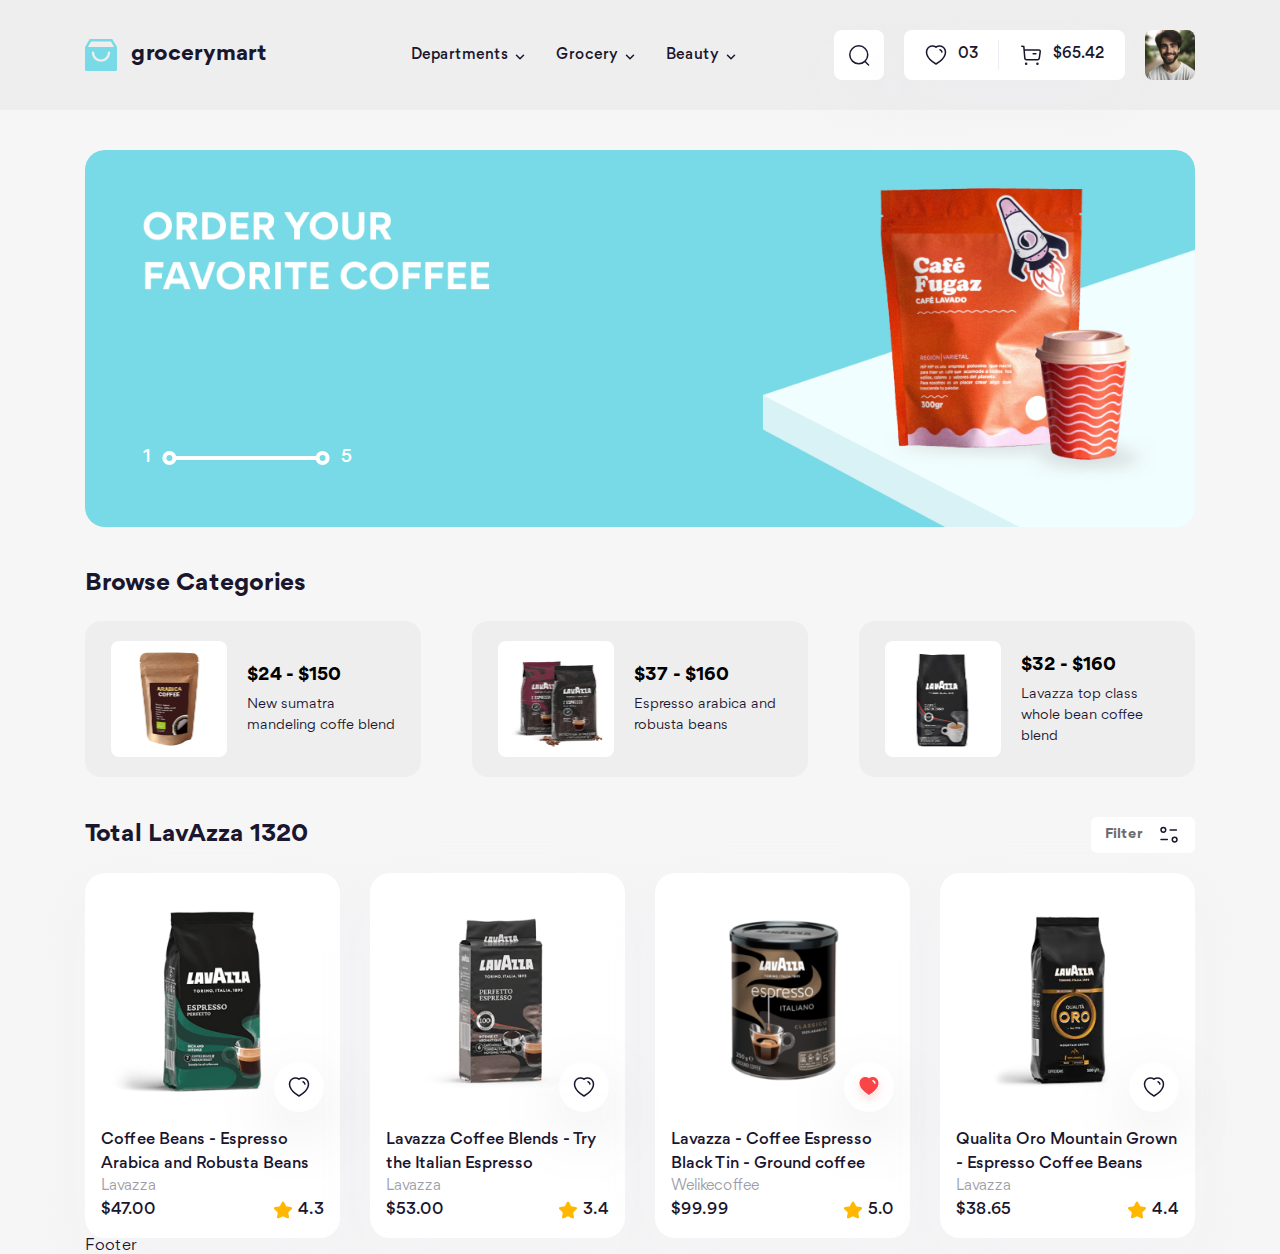
<file: index.html>
<!DOCTYPE html>
<html lang="en">
    <head>
        <meta charset="UTF-8" />
        <meta name="viewport" content="width=device-width, initial-scale=1.0" />
        <title>Grocery Mart</title>

        <!-- Favicon -->
        <link rel="apple-touch-icon" sizes="76x76" href="./assets/favicon/apple-touch-icon.png" />
        <link rel="icon" type="image/png" sizes="32x32" href="./assets/favicon/favicon-32x32.png" />
        <link rel="icon" type="image/png" sizes="16x16" href="./assets/favicon/favicon-16x16.png" />
        <link rel="manifest" href="./assets/favicon/site.webmanifest" />
        <link rel="mask-icon" href="/safari-pinned-tab.svg" color="#5bbad5" />
        <meta name="msapplication-TileColor" content="#da532c" />
        <meta name="theme-color" content="#ffffff" />

        <!-- Fonts -->
        <link rel="stylesheet" href="./assets/fonts/stylesheet.css" />

        <!-- Styles -->
        <link rel="stylesheet" href="./assets/css/main.css" />

        <!-- Scripts -->
        <script src="./assets/js/scripts.js"></script>
    </head>
    <body>
        <!-- Header -->
        <header id="header" class="header"></header>
        <script>
            load("#header", "./templates/header.html");
        </script>

        <div class="container home">
            <!-- Slideshow -->
            <div class="home__container">
                <div class="slideshow">
                    <div class="slideshow__inner">
                        <div class="slideshow__item">
                            <a href="#!" class="slideshow__link">
                                <picture>
                                    <source
                                        media="(max-width: 767.98px)"
                                        srcset="./assets/img/slideshow/item-1-md.png"
                                    />
                                    <img src="./assets/img/slideshow/item-1.png" alt="" class="slideshow__img" />
                                </picture>
                            </a>
                        </div>
                    </div>

                    <div class="slideshow__page">
                        <span class="slideshow__num">1</span>
                        <span class="slideshow__slider"></span>
                        <span class="slideshow__num">5</span>
                    </div>
                </div>
            </div>

            <!-- Browse Categories -->
            <section class="home__container">
                <div class="home__row">
                    <h2 class="home__heading">Browse Categories</h2>
                </div>
                <div class="home__cate row row-cols-3 row-cols-md-1">
                    <!-- Category item 1 -->
                    <div class="col">
                        <a href="#!">
                            <article class="cate-item">
                                <img src="./assets/img/category-item/item-1.png" alt="" class="cate-item__thumb" />
                                <div class="cate-item__info">
                                    <h3 class="cate-item__title">$24 - $150</h3>
                                    <p class="cate-item__desc">New sumatra mandeling coffe blend</p>
                                </div>
                            </article>
                        </a>
                    </div>

                    <!-- Category item 2 -->
                    <div class="col">
                        <a href="#!">
                            <article class="cate-item">
                                <img src="./assets/img/category-item/item-2.png" alt="" class="cate-item__thumb" />
                                <div class="cate-item__info">
                                    <h3 class="cate-item__title">$37 - $160</h3>
                                    <p class="cate-item__desc">Espresso arabica and robusta beans</p>
                                </div>
                            </article>
                        </a>
                    </div>

                    <!-- Category item 3 -->
                    <div class="col">
                        <a href="#!">
                            <article class="cate-item">
                                <img src="./assets/img/category-item/item-3.png" alt="" class="cate-item__thumb" />
                                <div class="cate-item__info">
                                    <h3 class="cate-item__title">$32 - $160</h3>
                                    <p class="cate-item__desc">Lavazza top class whole bean coffee blend</p>
                                </div>
                            </article>
                        </a>
                    </div>
                </div>
            </section>

            <!-- Browse products -->
            <section class="home__container">
                <div class="home__row">
                    <h2 class="home__heading">Total LavAzza 1320</h2>
                    <div class="filter-wrap">
                        <button class="filter-btn js-toggle" toggle-target="#home-filter">
                            Filter
                            <img src="./assets/icons/filter.svg" alt="" class="filter-btn__icon icon" />
                        </button>

                        <div id="home-filter" class="filter hide">
                            <img src="./assets/icons/arrow-up.png" alt="" class="filter__arrow" />
                            <h3 class="filter__heading">Filter</h3>
                            <form action="" class="filter__form">
                                <div class="filter__row filter__content">
                                    <!-- Filter column 1 -->
                                    <div class="filter__col">
                                        <label for="" class="filter__form-label">Price</label>
                                        <div class="filter__form-group">
                                            <div
                                                class="filter__form-slider"
                                                style="--min-value: 10%; --max-value: 60%"
                                            ></div>
                                        </div>
                                        <div class="filter__form-group filter__form-group--inline">
                                            <div>
                                                <label for="" class="filter__form-label filter__form-label--small">
                                                    Minimum
                                                </label>
                                                <div class="filter__form-text-input filter__form-text-input--small">
                                                    <input
                                                        type="text"
                                                        name=""
                                                        id=""
                                                        class="filter__form-input"
                                                        value="$30.00"
                                                    />
                                                </div>
                                            </div>
                                            <div>
                                                <label for="" class="filter__form-label filter__form-label--small">
                                                    Maximum
                                                </label>
                                                <div class="filter__form-text-input filter__form-text-input--small">
                                                    <input
                                                        type="text"
                                                        name=""
                                                        id=""
                                                        class="filter__form-input"
                                                        value="$100.00"
                                                    />
                                                </div>
                                            </div>
                                        </div>
                                    </div>

                                    <div class="filter__separate"></div>

                                    <!-- Filter column 2 -->
                                    <div class="filter__col">
                                        <label for="" class="filter__form-label">Size/Weight</label>
                                        <div class="filter__form-group">
                                            <div class="filter__form-select-wrap">
                                                <div class="filter__form-select" style="--width: 158px">
                                                    500g
                                                    <img
                                                        src="./assets/icons/select-arrow.svg"
                                                        alt=""
                                                        class="filter__form-select-arrow icon"
                                                    />
                                                </div>

                                                <div class="filter__form-select">
                                                    Gram
                                                    <img
                                                        src="./assets/icons/select-arrow.svg"
                                                        alt=""
                                                        class="filter__form-select-arrow icon"
                                                    />
                                                </div>
                                            </div>
                                        </div>
                                        <div class="filter__form-group">
                                            <div class="filter__form-tags">
                                                <button class="filter__form-tag">Small</button>
                                                <button class="filter__form-tag">Medium</button>
                                                <button class="filter__form-tag">Large</button>
                                            </div>
                                        </div>
                                    </div>

                                    <div class="filter__separate"></div>

                                    <!-- Filter column 3 -->
                                    <div class="filter__col">
                                        <label for="" class="filter__form-label">Brand</label>
                                        <div class="filter__form-group">
                                            <div class="filter__form-text-input">
                                                <input
                                                    type="text"
                                                    name=""
                                                    id=""
                                                    placeholder="Search brand name"
                                                    class="filter__form-input"
                                                />
                                                <img
                                                    src="./assets/icons/search.svg"
                                                    alt=""
                                                    class="filter__form-input-icon icon"
                                                />
                                            </div>
                                        </div>
                                        <div class="filter__form-group">
                                            <div class="filter__form-tags">
                                                <button class="filter__form-tag">Lavazza</button>
                                                <button class="filter__form-tag">Nescafe</button>
                                                <button class="filter__form-tag">Starbucks</button>
                                            </div>
                                        </div>
                                    </div>
                                </div>
                                <div class="filter__row filter__footer">
                                    <button class="btn btn--text filter__cancel js-toggle" toggle-target="#home-filter">
                                        Cancel
                                    </button>
                                    <button
                                        class="btn btn--primary filter__submit js-toggle"
                                        toggle-target="#home-filter"
                                    >
                                        Show Result
                                    </button>
                                </div>
                            </form>
                        </div>
                    </div>
                </div>

                <div class="row row-cols-4 row-cols-lg-2 row-cols-sm-1 g-3">
                    <!-- Product card 1 -->
                    <div class="col">
                        <article class="product-card">
                            <div class="product-card__img-wrap">
                                <a href="#!">
                                    <img src="./assets/img/product/item-01.png" alt="" class="product-card__thumb" />
                                </a>
                                <button class="like-btn product-card__like-btn">
                                    <img src="./assets/icons/heart.svg" alt="" class="like-btn__icon icon" />
                                    <img src="./assets/icons/heart-red.svg" alt="" class="like-btn__icon-liked icon" />
                                </button>
                            </div>
                            <h3 class="product-card__title">
                                <a href="#!">Coffee Beans - Espresso Arabica and Robusta Beans</a>
                            </h3>
                            <p class="product-card__brand">Lavazza</p>
                            <div class="product-card__row">
                                <span class="product-card__price">$47.00</span>
                                <img src="./assets/icons/star.svg" alt="" class="product-card__star" />
                                <span class="product-card__score">4.3</span>
                            </div>
                        </article>
                    </div>

                    <!-- Product card 2 -->
                    <div class="col">
                        <article class="product-card">
                            <div class="product-card__img-wrap">
                                <a href="#!">
                                    <img src="./assets/img/product/item-02.png" alt="" class="product-card__thumb" />
                                </a>
                                <button class="like-btn product-card__like-btn">
                                    <img src="./assets/icons/heart.svg" alt="" class="like-btn__icon icon" />
                                    <img src="./assets/icons/heart-red.svg" alt="" class="like-btn__icon-liked icon" />
                                </button>
                            </div>
                            <h3 class="product-card__title">
                                <a href="#!">Lavazza Coffee Blends - Try the Italian Espresso</a>
                            </h3>
                            <p class="product-card__brand">Lavazza</p>
                            <div class="product-card__row">
                                <span class="product-card__price">$53.00</span>
                                <img src="./assets/icons/star.svg" alt="" class="product-card__star" />
                                <span class="product-card__score">3.4</span>
                            </div>
                        </article>
                    </div>

                    <!-- Product card 3 -->
                    <div class="col">
                        <article class="product-card">
                            <div class="product-card__img-wrap">
                                <a href="#!">
                                    <img src="./assets/img/product/item-03.png" alt="" class="product-card__thumb" />
                                </a>
                                <button class="like-btn like-btn--liked product-card__like-btn">
                                    <img src="./assets/icons/heart.svg" alt="" class="like-btn__icon icon" />
                                    <img src="./assets/icons/heart-red.svg" alt="" class="like-btn__icon-liked icon" />
                                </button>
                            </div>
                            <h3 class="product-card__title">
                                <a href="#!">Lavazza - Coffee Espresso Black Tin - Ground coffee</a>
                            </h3>
                            <p class="product-card__brand">Welikecoffee</p>
                            <div class="product-card__row">
                                <span class="product-card__price">$99.99</span>
                                <img src="./assets/icons/star.svg" alt="" class="product-card__star" />
                                <span class="product-card__score">5.0</span>
                            </div>
                        </article>
                    </div>

                    <!-- Product card 4 -->
                    <div class="col">
                        <article class="product-card">
                            <div class="product-card__img-wrap">
                                <a href="#!">
                                    <img src="./assets/img/product/item-04.png" alt="" class="product-card__thumb" />
                                </a>
                                <button class="like-btn product-card__like-btn">
                                    <img src="./assets/icons/heart.svg" alt="" class="like-btn__icon icon" />
                                    <img src="./assets/icons/heart-red.svg" alt="" class="like-btn__icon-liked icon" />
                                </button>
                            </div>
                            <h3 class="product-card__title">
                                <a href="#!">Qualita Oro Mountain Grown - Espresso Coffee Beans</a>
                            </h3>
                            <p class="product-card__brand">Lavazza</p>
                            <div class="product-card__row">
                                <span class="product-card__price">$38.65</span>
                                <img src="./assets/icons/star.svg" alt="" class="product-card__star" />
                                <span class="product-card__score">4.4</span>
                            </div>
                        </article>
                    </div>
                </div>
            </section>

            <!-- Footer -->
            <footer id="footer"></footer>
            <script>
                load("#footer", "./templates/footer.html");
            </script>
        </div>
    </body>
</html>
</file>
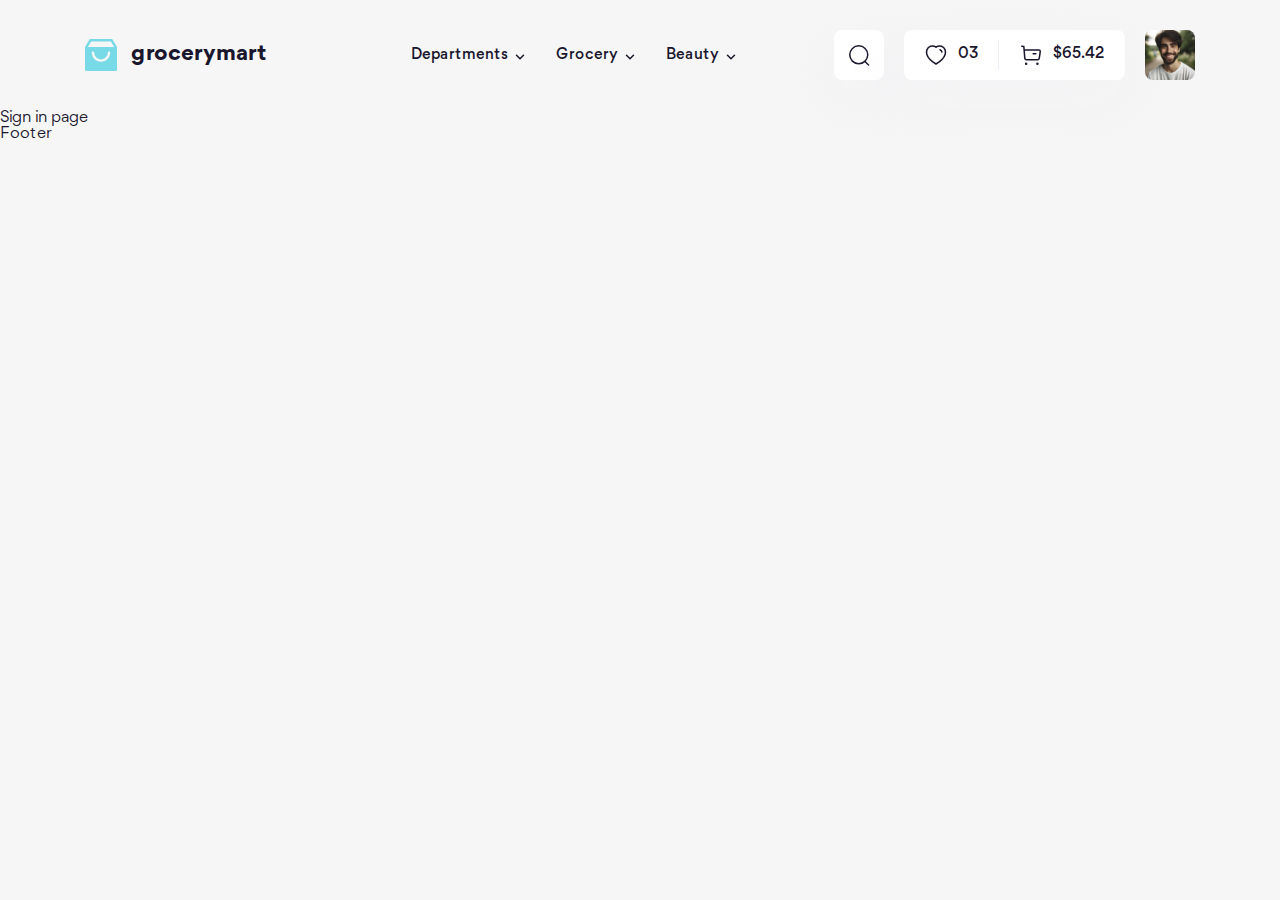
<file: sign-in.html>
<!DOCTYPE html>
<html lang="en">
    <head>
        <meta charset="UTF-8" />
        <meta name="viewport" content="width=device-width, initial-scale=1.0" />
        <title>Sign in | Grocery Mart</title>

        <!-- Favicon -->
        <link
            rel="apple-touch-icon"
            sizes="76x76"
            href="./assets/favicon/apple-touch-icon.png"
        />
        <link
            rel="icon"
            type="image/png"
            sizes="32x32"
            href="./assets/favicon/favicon-32x32.png"
        />
        <link
            rel="icon"
            type="image/png"
            sizes="16x16"
            href="./assets/favicon/favicon-16x16.png"
        />
        <link rel="manifest" href="./assets/favicon/site.webmanifest" />
        <link rel="mask-icon" href="/safari-pinned-tab.svg" color="#5bbad5" />
        <meta name="msapplication-TileColor" content="#da532c" />
        <meta name="theme-color" content="#ffffff" />

        <!-- Fonts -->
        <link rel="stylesheet" href="./assets/fonts/stylesheet.css" />

        <!-- Styles -->
        <link rel="stylesheet" href="./assets/css/main.css" />

        <!-- Scripts -->
        <script src="./assets/js/scripts.js"></script>
    </head>
    <body>
        <!-- Header -->
        <header id="header"></header>
        <script>
            load("#header", "./templates/header.html");
        </script>

        <!-- Main -->
        <h1>Sign in page</h1>

        <!-- Footer -->
        <footer id="footer"></footer>
        <script>
            load("#footer", "./templates/footer.html");
        </script>
    </body>
</html>
</file>
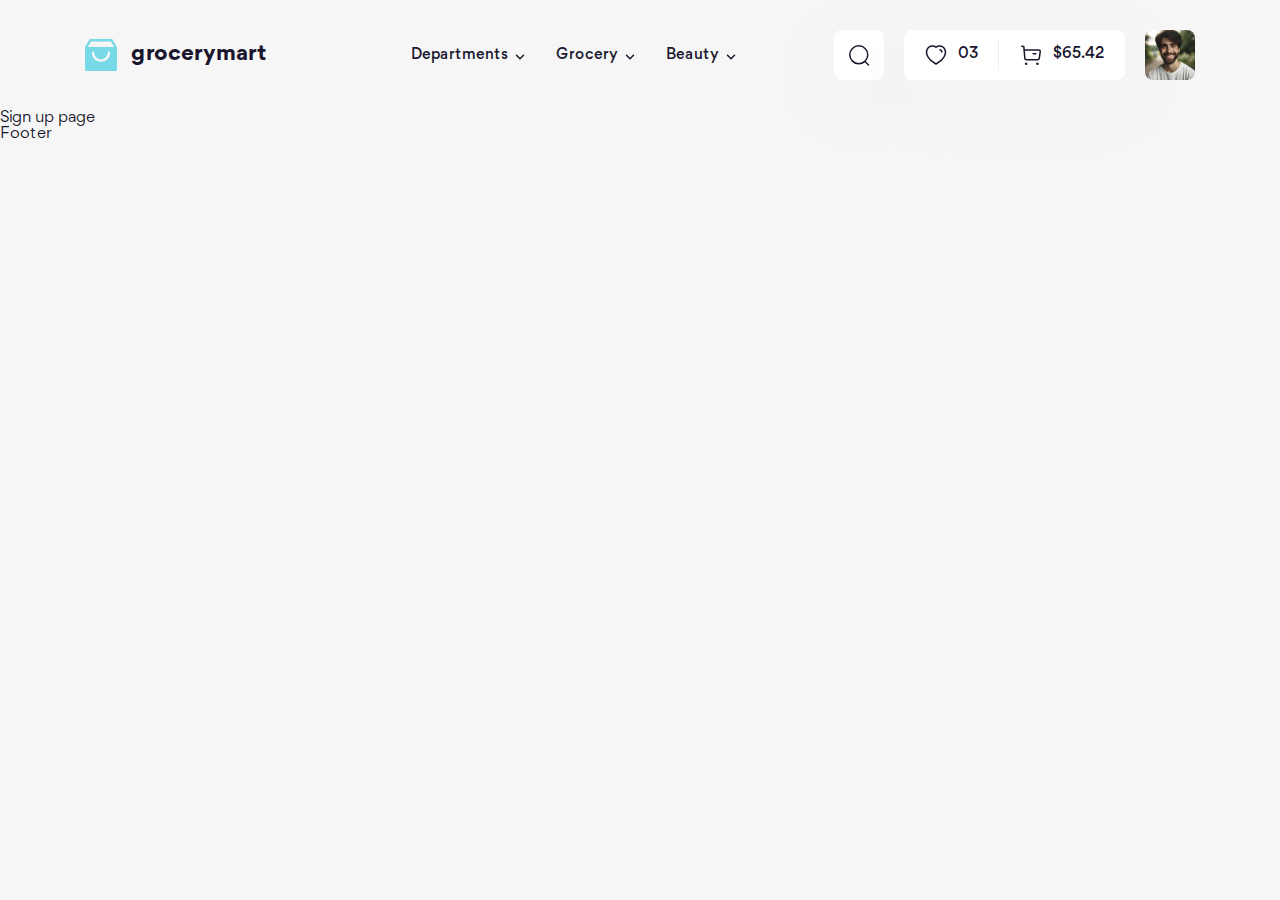
<file: sign-up.html>
<!DOCTYPE html>
<html lang="en">
    <head>
        <meta charset="UTF-8" />
        <meta name="viewport" content="width=device-width, initial-scale=1.0" />
        <title>Sign up | Grocery Mart</title>

        <!-- Favicon -->
        <link
            rel="apple-touch-icon"
            sizes="76x76"
            href="./assets/favicon/apple-touch-icon.png"
        />
        <link
            rel="icon"
            type="image/png"
            sizes="32x32"
            href="./assets/favicon/favicon-32x32.png"
        />
        <link
            rel="icon"
            type="image/png"
            sizes="16x16"
            href="./assets/favicon/favicon-16x16.png"
        />
        <link rel="manifest" href="./assets/favicon/site.webmanifest" />
        <link rel="mask-icon" href="/safari-pinned-tab.svg" color="#5bbad5" />
        <meta name="msapplication-TileColor" content="#da532c" />
        <meta name="theme-color" content="#ffffff" />

        <!-- Fonts -->
        <link rel="stylesheet" href="./assets/fonts/stylesheet.css" />

        <!-- Styles -->
        <link rel="stylesheet" href="./assets/css/main.css" />

        <!-- Scripts -->
        <script src="./assets/js/scripts.js"></script>
    </head>
    <body>
        <!-- Header -->
        <header id="header"></header>
        <script>
            load("#header", "./templates/header.html");
        </script>

        <!-- Main -->
        <h1>Sign up page</h1>

        <!-- Footer -->
        <footer id="footer"></footer>
        <script>
            load("#footer", "./templates/footer.html");
        </script>
    </body>
</html>
</file>
<file: assets/fonts/stylesheet.css>
@font-face {
    font-family: 'Gordita';
    src: url('Gordita-BlackItalic.woff2') format('woff2'),
        url('Gordita-BlackItalic.woff') format('woff');
    font-weight: 900;
    font-style: italic;
    font-display: swap;
}

@font-face {
    font-family: 'Gordita';
    src: url('Gordita-Italic.woff2') format('woff2'),
        url('Gordita-Italic.woff') format('woff');
    font-weight: normal;
    font-style: italic;
    font-display: swap;
}

@font-face {
    font-family: 'Gordita';
    src: url('Gordita-Black.woff2') format('woff2'),
        url('Gordita-Black.woff') format('woff');
    font-weight: 900;
    font-style: normal;
    font-display: swap;
}

@font-face {
    font-family: 'Gordita';
    src: url('Gordita-BoldItalic.woff2') format('woff2'),
        url('Gordita-BoldItalic.woff') format('woff');
    font-weight: bold;
    font-style: italic;
    font-display: swap;
}

@font-face {
    font-family: 'Gordita';
    src: url('Gordita-Bold.woff2') format('woff2'),
        url('Gordita-Bold.woff') format('woff');
    font-weight: bold;
    font-style: normal;
    font-display: swap;
}

@font-face {
    font-family: 'Gordita';
    src: url('Gordita-Light.woff2') format('woff2'),
        url('Gordita-Light.woff') format('woff');
    font-weight: 300;
    font-style: normal;
    font-display: swap;
}

@font-face {
    font-family: 'Gordita';
    src: url('Gordita-LightItalic.woff2') format('woff2'),
        url('Gordita-LightItalic.woff') format('woff');
    font-weight: 300;
    font-style: italic;
    font-display: swap;
}

@font-face {
    font-family: 'Gordita';
    src: url('Gordita-Medium.woff2') format('woff2'),
        url('Gordita-Medium.woff') format('woff');
    font-weight: 500;
    font-style: normal;
    font-display: swap;
}

@font-face {
    font-family: 'Gordita';
    src: url('Gordita-MediumItalic.woff2') format('woff2'),
        url('Gordita-MediumItalic.woff') format('woff');
    font-weight: 500;
    font-style: italic;
    font-display: swap;
}

@font-face {
    font-family: 'Gordita';
    src: url('Gordita-Regular.woff2') format('woff2'),
        url('Gordita-Regular.woff') format('woff');
    font-weight: normal;
    font-style: normal;
    font-display: swap;
}
</file>
<file: assets/css/main.css>
/* http://meyerweb.com/eric/tools/css/reset/ 
   v2.0 | 20110126
   License: none (public domain)
*/
html,
body,
div,
span,
applet,
object,
iframe,
h1,
h2,
h3,
h4,
h5,
h6,
p,
blockquote,
pre,
a,
abbr,
acronym,
address,
big,
cite,
code,
del,
dfn,
em,
img,
ins,
kbd,
q,
s,
samp,
small,
strike,
strong,
sub,
sup,
tt,
var,
b,
u,
i,
center,
dl,
dt,
dd,
ol,
ul,
li,
fieldset,
form,
label,
legend,
table,
caption,
tbody,
tfoot,
thead,
tr,
th,
td,
article,
aside,
canvas,
details,
embed,
figure,
figcaption,
footer,
header,
hgroup,
menu,
nav,
output,
ruby,
section,
summary,
time,
mark,
audio,
video {
  margin: 0;
  padding: 0;
  border: 0;
  font-size: 100%;
  font: inherit;
  vertical-align: baseline;
}

/* HTML5 display-role reset for older browsers */
article,
aside,
details,
figcaption,
figure,
footer,
header,
hgroup,
menu,
nav,
section {
  display: block;
}

body {
  line-height: 1;
}

ol,
ul {
  list-style: none;
}

blockquote,
q {
  quotes: none;
}

blockquote:before,
blockquote:after,
q:before,
q:after {
  content: "";
  content: none;
}

table {
  border-collapse: collapse;
  border-spacing: 0;
}

*,
::before,
::after {
  box-sizing: border-box;
}

html {
  font-size: 62.5%;
}

body {
  font-size: 1.6rem;
  font-family: Gordita, sans-serif;
  color: var(--text-color);
  background: var(--body-bg);
}

a {
  color: inherit;
  text-decoration: none;
}

button {
  border: none;
  outline: none;
  background: transparent;
  padding: 0;
  cursor: pointer;
}

a,
img,
button,
input,
textarea,
select {
  padding: 0;
  font-family: inherit;
  color: inherit;
  outline: none;
  border: none;
  --webkit-tap-highlight-color: transparent;
}

input {
  background: transparent;
}

.icon {
  filter: var(--icon-color);
}

@media (max-width: 575.98px) {
  .container {
    padding-left: 20px !important;
    padding-right: 20px !important;
  }
}

.row > *, .container-fluid, .container {
  padding-left: calc(var(--grid-gutter-x) * 0.5);
  padding-right: calc(var(--grid-gutter-x) * 0.5);
}

.container-fluid, .container {
  --grid-gutter-x: 30px;
  --grid-gutter-y: 0;
  width: 100%;
  margin-left: auto;
  margin-right: auto;
}

.container {
  width: 1370px;
}

.row {
  display: flex;
  flex-wrap: wrap;
  margin-top: calc(var(--grid-gutter-y) * -1);
  margin-left: calc(var(--grid-gutter-x) * 0.5 * -1);
  margin-right: calc(var(--grid-gutter-x) * 0.5 * -1);
}
.row > * {
  margin-top: var(--grid-gutter-y);
}

.col {
  flex: 1 0;
}

.row-cols-1 > * {
  flex: 0 0 auto;
  width: 100%;
}

.row-cols-2 > * {
  flex: 0 0 auto;
  width: 50%;
}

.row-cols-3 > * {
  flex: 0 0 auto;
  width: 33.3333333333%;
}

.row-cols-4 > * {
  flex: 0 0 auto;
  width: 25%;
}

.row-cols-5 > * {
  flex: 0 0 auto;
  width: 20%;
}

.row-cols-6 > * {
  flex: 0 0 auto;
  width: 16.6666666667%;
}

.col-1 {
  flex: 0 0 auto;
  width: 8.3333333333%;
}

.col-2 {
  flex: 0 0 auto;
  width: 16.6666666667%;
}

.col-3 {
  flex: 0 0 auto;
  width: 25%;
}

.col-4 {
  flex: 0 0 auto;
  width: 33.3333333333%;
}

.col-5 {
  flex: 0 0 auto;
  width: 41.6666666667%;
}

.col-6 {
  flex: 0 0 auto;
  width: 50%;
}

.col-7 {
  flex: 0 0 auto;
  width: 58.3333333333%;
}

.col-8 {
  flex: 0 0 auto;
  width: 66.6666666667%;
}

.col-9 {
  flex: 0 0 auto;
  width: 75%;
}

.col-10 {
  flex: 0 0 auto;
  width: 83.3333333333%;
}

.col-11 {
  flex: 0 0 auto;
  width: 91.6666666667%;
}

.col-12 {
  flex: 0 0 auto;
  width: 100%;
}

.offset-0 {
  margin-left: 0;
}

.offset-1 {
  margin-left: 8.3333333333%;
}

.offset-2 {
  margin-left: 16.6666666667%;
}

.offset-3 {
  margin-left: 25%;
}

.offset-4 {
  margin-left: 33.3333333333%;
}

.offset-5 {
  margin-left: 41.6666666667%;
}

.offset-6 {
  margin-left: 50%;
}

.offset-7 {
  margin-left: 58.3333333333%;
}

.offset-8 {
  margin-left: 66.6666666667%;
}

.offset-9 {
  margin-left: 75%;
}

.offset-10 {
  margin-left: 83.3333333333%;
}

.offset-11 {
  margin-left: 91.6666666667%;
}

.g-0,
.gx-0 {
  --grid-gutter-x: 0px;
}

.g-0,
.gy-0 {
  --grid-gutter-y: 0px;
}

.g-1,
.gx-1 {
  --grid-gutter-x: 7.5px;
}

.g-1,
.gy-1 {
  --grid-gutter-y: 7.5px;
}

.g-2,
.gx-2 {
  --grid-gutter-x: 15px;
}

.g-2,
.gy-2 {
  --grid-gutter-y: 15px;
}

.g-3,
.gx-3 {
  --grid-gutter-x: 30px;
}

.g-3,
.gy-3 {
  --grid-gutter-y: 30px;
}

.g-4,
.gx-4 {
  --grid-gutter-x: 45px;
}

.g-4,
.gy-4 {
  --grid-gutter-y: 45px;
}

.g-5,
.gx-5 {
  --grid-gutter-x: 90px;
}

.g-5,
.gy-5 {
  --grid-gutter-y: 90px;
}

@media (max-width: 1399.98px) {
  .container {
    max-width: 1140px;
  }
  .row-cols-xxl-1 > * {
    flex: 0 0 auto;
    width: 100%;
  }
  .row-cols-xxl-2 > * {
    flex: 0 0 auto;
    width: 50%;
  }
  .row-cols-xxl-3 > * {
    flex: 0 0 auto;
    width: 33.3333333333%;
  }
  .row-cols-xxl-4 > * {
    flex: 0 0 auto;
    width: 25%;
  }
  .row-cols-xxl-5 > * {
    flex: 0 0 auto;
    width: 20%;
  }
  .row-cols-xxl-6 > * {
    flex: 0 0 auto;
    width: 16.6666666667%;
  }
  .col-xxl-1 {
    flex: 0 0 auto;
    width: 8.3333333333%;
  }
  .col-xxl-2 {
    flex: 0 0 auto;
    width: 16.6666666667%;
  }
  .col-xxl-3 {
    flex: 0 0 auto;
    width: 25%;
  }
  .col-xxl-4 {
    flex: 0 0 auto;
    width: 33.3333333333%;
  }
  .col-xxl-5 {
    flex: 0 0 auto;
    width: 41.6666666667%;
  }
  .col-xxl-6 {
    flex: 0 0 auto;
    width: 50%;
  }
  .col-xxl-7 {
    flex: 0 0 auto;
    width: 58.3333333333%;
  }
  .col-xxl-8 {
    flex: 0 0 auto;
    width: 66.6666666667%;
  }
  .col-xxl-9 {
    flex: 0 0 auto;
    width: 75%;
  }
  .col-xxl-10 {
    flex: 0 0 auto;
    width: 83.3333333333%;
  }
  .col-xxl-11 {
    flex: 0 0 auto;
    width: 91.6666666667%;
  }
  .col-xxl-12 {
    flex: 0 0 auto;
    width: 100%;
  }
  .offset-xxl-0 {
    margin-left: 0;
  }
  .offset-xxl-1 {
    margin-left: 8.3333333333%;
  }
  .offset-xxl-2 {
    margin-left: 16.6666666667%;
  }
  .offset-xxl-3 {
    margin-left: 25%;
  }
  .offset-xxl-4 {
    margin-left: 33.3333333333%;
  }
  .offset-xxl-5 {
    margin-left: 41.6666666667%;
  }
  .offset-xxl-6 {
    margin-left: 50%;
  }
  .offset-xxl-7 {
    margin-left: 58.3333333333%;
  }
  .offset-xxl-8 {
    margin-left: 66.6666666667%;
  }
  .offset-xxl-9 {
    margin-left: 75%;
  }
  .offset-xxl-10 {
    margin-left: 83.3333333333%;
  }
  .offset-xxl-11 {
    margin-left: 91.6666666667%;
  }
  .g-xxl-0,
  .gx-xxl-0 {
    --grid-gutter-x: 0px;
  }
  .g-xxl-0,
  .gy-xxl-0 {
    --grid-gutter-y: 0px;
  }
  .g-xxl-1,
  .gx-xxl-1 {
    --grid-gutter-x: 7.5px;
  }
  .g-xxl-1,
  .gy-xxl-1 {
    --grid-gutter-y: 7.5px;
  }
  .g-xxl-2,
  .gx-xxl-2 {
    --grid-gutter-x: 15px;
  }
  .g-xxl-2,
  .gy-xxl-2 {
    --grid-gutter-y: 15px;
  }
  .g-xxl-3,
  .gx-xxl-3 {
    --grid-gutter-x: 30px;
  }
  .g-xxl-3,
  .gy-xxl-3 {
    --grid-gutter-y: 30px;
  }
  .g-xxl-4,
  .gx-xxl-4 {
    --grid-gutter-x: 45px;
  }
  .g-xxl-4,
  .gy-xxl-4 {
    --grid-gutter-y: 45px;
  }
  .g-xxl-5,
  .gx-xxl-5 {
    --grid-gutter-x: 90px;
  }
  .g-xxl-5,
  .gy-xxl-5 {
    --grid-gutter-y: 90px;
  }
}
@media (max-width: 1199.98px) {
  .container {
    max-width: 960px;
  }
  .row-cols-xl-1 > * {
    flex: 0 0 auto;
    width: 100%;
  }
  .row-cols-xl-2 > * {
    flex: 0 0 auto;
    width: 50%;
  }
  .row-cols-xl-3 > * {
    flex: 0 0 auto;
    width: 33.3333333333%;
  }
  .row-cols-xl-4 > * {
    flex: 0 0 auto;
    width: 25%;
  }
  .row-cols-xl-5 > * {
    flex: 0 0 auto;
    width: 20%;
  }
  .row-cols-xl-6 > * {
    flex: 0 0 auto;
    width: 16.6666666667%;
  }
  .col-xl-1 {
    flex: 0 0 auto;
    width: 8.3333333333%;
  }
  .col-xl-2 {
    flex: 0 0 auto;
    width: 16.6666666667%;
  }
  .col-xl-3 {
    flex: 0 0 auto;
    width: 25%;
  }
  .col-xl-4 {
    flex: 0 0 auto;
    width: 33.3333333333%;
  }
  .col-xl-5 {
    flex: 0 0 auto;
    width: 41.6666666667%;
  }
  .col-xl-6 {
    flex: 0 0 auto;
    width: 50%;
  }
  .col-xl-7 {
    flex: 0 0 auto;
    width: 58.3333333333%;
  }
  .col-xl-8 {
    flex: 0 0 auto;
    width: 66.6666666667%;
  }
  .col-xl-9 {
    flex: 0 0 auto;
    width: 75%;
  }
  .col-xl-10 {
    flex: 0 0 auto;
    width: 83.3333333333%;
  }
  .col-xl-11 {
    flex: 0 0 auto;
    width: 91.6666666667%;
  }
  .col-xl-12 {
    flex: 0 0 auto;
    width: 100%;
  }
  .offset-xl-0 {
    margin-left: 0;
  }
  .offset-xl-1 {
    margin-left: 8.3333333333%;
  }
  .offset-xl-2 {
    margin-left: 16.6666666667%;
  }
  .offset-xl-3 {
    margin-left: 25%;
  }
  .offset-xl-4 {
    margin-left: 33.3333333333%;
  }
  .offset-xl-5 {
    margin-left: 41.6666666667%;
  }
  .offset-xl-6 {
    margin-left: 50%;
  }
  .offset-xl-7 {
    margin-left: 58.3333333333%;
  }
  .offset-xl-8 {
    margin-left: 66.6666666667%;
  }
  .offset-xl-9 {
    margin-left: 75%;
  }
  .offset-xl-10 {
    margin-left: 83.3333333333%;
  }
  .offset-xl-11 {
    margin-left: 91.6666666667%;
  }
  .g-xl-0,
  .gx-xl-0 {
    --grid-gutter-x: 0px;
  }
  .g-xl-0,
  .gy-xl-0 {
    --grid-gutter-y: 0px;
  }
  .g-xl-1,
  .gx-xl-1 {
    --grid-gutter-x: 7.5px;
  }
  .g-xl-1,
  .gy-xl-1 {
    --grid-gutter-y: 7.5px;
  }
  .g-xl-2,
  .gx-xl-2 {
    --grid-gutter-x: 15px;
  }
  .g-xl-2,
  .gy-xl-2 {
    --grid-gutter-y: 15px;
  }
  .g-xl-3,
  .gx-xl-3 {
    --grid-gutter-x: 30px;
  }
  .g-xl-3,
  .gy-xl-3 {
    --grid-gutter-y: 30px;
  }
  .g-xl-4,
  .gx-xl-4 {
    --grid-gutter-x: 45px;
  }
  .g-xl-4,
  .gy-xl-4 {
    --grid-gutter-y: 45px;
  }
  .g-xl-5,
  .gx-xl-5 {
    --grid-gutter-x: 90px;
  }
  .g-xl-5,
  .gy-xl-5 {
    --grid-gutter-y: 90px;
  }
}
@media (max-width: 991.98px) {
  .container {
    max-width: 720px;
  }
  .row-cols-lg-1 > * {
    flex: 0 0 auto;
    width: 100%;
  }
  .row-cols-lg-2 > * {
    flex: 0 0 auto;
    width: 50%;
  }
  .row-cols-lg-3 > * {
    flex: 0 0 auto;
    width: 33.3333333333%;
  }
  .row-cols-lg-4 > * {
    flex: 0 0 auto;
    width: 25%;
  }
  .row-cols-lg-5 > * {
    flex: 0 0 auto;
    width: 20%;
  }
  .row-cols-lg-6 > * {
    flex: 0 0 auto;
    width: 16.6666666667%;
  }
  .col-lg-1 {
    flex: 0 0 auto;
    width: 8.3333333333%;
  }
  .col-lg-2 {
    flex: 0 0 auto;
    width: 16.6666666667%;
  }
  .col-lg-3 {
    flex: 0 0 auto;
    width: 25%;
  }
  .col-lg-4 {
    flex: 0 0 auto;
    width: 33.3333333333%;
  }
  .col-lg-5 {
    flex: 0 0 auto;
    width: 41.6666666667%;
  }
  .col-lg-6 {
    flex: 0 0 auto;
    width: 50%;
  }
  .col-lg-7 {
    flex: 0 0 auto;
    width: 58.3333333333%;
  }
  .col-lg-8 {
    flex: 0 0 auto;
    width: 66.6666666667%;
  }
  .col-lg-9 {
    flex: 0 0 auto;
    width: 75%;
  }
  .col-lg-10 {
    flex: 0 0 auto;
    width: 83.3333333333%;
  }
  .col-lg-11 {
    flex: 0 0 auto;
    width: 91.6666666667%;
  }
  .col-lg-12 {
    flex: 0 0 auto;
    width: 100%;
  }
  .offset-lg-0 {
    margin-left: 0;
  }
  .offset-lg-1 {
    margin-left: 8.3333333333%;
  }
  .offset-lg-2 {
    margin-left: 16.6666666667%;
  }
  .offset-lg-3 {
    margin-left: 25%;
  }
  .offset-lg-4 {
    margin-left: 33.3333333333%;
  }
  .offset-lg-5 {
    margin-left: 41.6666666667%;
  }
  .offset-lg-6 {
    margin-left: 50%;
  }
  .offset-lg-7 {
    margin-left: 58.3333333333%;
  }
  .offset-lg-8 {
    margin-left: 66.6666666667%;
  }
  .offset-lg-9 {
    margin-left: 75%;
  }
  .offset-lg-10 {
    margin-left: 83.3333333333%;
  }
  .offset-lg-11 {
    margin-left: 91.6666666667%;
  }
  .g-lg-0,
  .gx-lg-0 {
    --grid-gutter-x: 0px;
  }
  .g-lg-0,
  .gy-lg-0 {
    --grid-gutter-y: 0px;
  }
  .g-lg-1,
  .gx-lg-1 {
    --grid-gutter-x: 7.5px;
  }
  .g-lg-1,
  .gy-lg-1 {
    --grid-gutter-y: 7.5px;
  }
  .g-lg-2,
  .gx-lg-2 {
    --grid-gutter-x: 15px;
  }
  .g-lg-2,
  .gy-lg-2 {
    --grid-gutter-y: 15px;
  }
  .g-lg-3,
  .gx-lg-3 {
    --grid-gutter-x: 30px;
  }
  .g-lg-3,
  .gy-lg-3 {
    --grid-gutter-y: 30px;
  }
  .g-lg-4,
  .gx-lg-4 {
    --grid-gutter-x: 45px;
  }
  .g-lg-4,
  .gy-lg-4 {
    --grid-gutter-y: 45px;
  }
  .g-lg-5,
  .gx-lg-5 {
    --grid-gutter-x: 90px;
  }
  .g-lg-5,
  .gy-lg-5 {
    --grid-gutter-y: 90px;
  }
}
@media (max-width: 767.98px) {
  .container {
    max-width: 540px;
  }
  .row-cols-md-1 > * {
    flex: 0 0 auto;
    width: 100%;
  }
  .row-cols-md-2 > * {
    flex: 0 0 auto;
    width: 50%;
  }
  .row-cols-md-3 > * {
    flex: 0 0 auto;
    width: 33.3333333333%;
  }
  .row-cols-md-4 > * {
    flex: 0 0 auto;
    width: 25%;
  }
  .row-cols-md-5 > * {
    flex: 0 0 auto;
    width: 20%;
  }
  .row-cols-md-6 > * {
    flex: 0 0 auto;
    width: 16.6666666667%;
  }
  .col-md-1 {
    flex: 0 0 auto;
    width: 8.3333333333%;
  }
  .col-md-2 {
    flex: 0 0 auto;
    width: 16.6666666667%;
  }
  .col-md-3 {
    flex: 0 0 auto;
    width: 25%;
  }
  .col-md-4 {
    flex: 0 0 auto;
    width: 33.3333333333%;
  }
  .col-md-5 {
    flex: 0 0 auto;
    width: 41.6666666667%;
  }
  .col-md-6 {
    flex: 0 0 auto;
    width: 50%;
  }
  .col-md-7 {
    flex: 0 0 auto;
    width: 58.3333333333%;
  }
  .col-md-8 {
    flex: 0 0 auto;
    width: 66.6666666667%;
  }
  .col-md-9 {
    flex: 0 0 auto;
    width: 75%;
  }
  .col-md-10 {
    flex: 0 0 auto;
    width: 83.3333333333%;
  }
  .col-md-11 {
    flex: 0 0 auto;
    width: 91.6666666667%;
  }
  .col-md-12 {
    flex: 0 0 auto;
    width: 100%;
  }
  .offset-md-0 {
    margin-left: 0;
  }
  .offset-md-1 {
    margin-left: 8.3333333333%;
  }
  .offset-md-2 {
    margin-left: 16.6666666667%;
  }
  .offset-md-3 {
    margin-left: 25%;
  }
  .offset-md-4 {
    margin-left: 33.3333333333%;
  }
  .offset-md-5 {
    margin-left: 41.6666666667%;
  }
  .offset-md-6 {
    margin-left: 50%;
  }
  .offset-md-7 {
    margin-left: 58.3333333333%;
  }
  .offset-md-8 {
    margin-left: 66.6666666667%;
  }
  .offset-md-9 {
    margin-left: 75%;
  }
  .offset-md-10 {
    margin-left: 83.3333333333%;
  }
  .offset-md-11 {
    margin-left: 91.6666666667%;
  }
  .g-md-0,
  .gx-md-0 {
    --grid-gutter-x: 0px;
  }
  .g-md-0,
  .gy-md-0 {
    --grid-gutter-y: 0px;
  }
  .g-md-1,
  .gx-md-1 {
    --grid-gutter-x: 7.5px;
  }
  .g-md-1,
  .gy-md-1 {
    --grid-gutter-y: 7.5px;
  }
  .g-md-2,
  .gx-md-2 {
    --grid-gutter-x: 15px;
  }
  .g-md-2,
  .gy-md-2 {
    --grid-gutter-y: 15px;
  }
  .g-md-3,
  .gx-md-3 {
    --grid-gutter-x: 30px;
  }
  .g-md-3,
  .gy-md-3 {
    --grid-gutter-y: 30px;
  }
  .g-md-4,
  .gx-md-4 {
    --grid-gutter-x: 45px;
  }
  .g-md-4,
  .gy-md-4 {
    --grid-gutter-y: 45px;
  }
  .g-md-5,
  .gx-md-5 {
    --grid-gutter-x: 90px;
  }
  .g-md-5,
  .gy-md-5 {
    --grid-gutter-y: 90px;
  }
}
@media (max-width: 575.98px) {
  .container {
    max-width: 100%;
  }
  .row-cols-sm-1 > * {
    flex: 0 0 auto;
    width: 100%;
  }
  .row-cols-sm-2 > * {
    flex: 0 0 auto;
    width: 50%;
  }
  .row-cols-sm-3 > * {
    flex: 0 0 auto;
    width: 33.3333333333%;
  }
  .row-cols-sm-4 > * {
    flex: 0 0 auto;
    width: 25%;
  }
  .row-cols-sm-5 > * {
    flex: 0 0 auto;
    width: 20%;
  }
  .row-cols-sm-6 > * {
    flex: 0 0 auto;
    width: 16.6666666667%;
  }
  .col-sm-1 {
    flex: 0 0 auto;
    width: 8.3333333333%;
  }
  .col-sm-2 {
    flex: 0 0 auto;
    width: 16.6666666667%;
  }
  .col-sm-3 {
    flex: 0 0 auto;
    width: 25%;
  }
  .col-sm-4 {
    flex: 0 0 auto;
    width: 33.3333333333%;
  }
  .col-sm-5 {
    flex: 0 0 auto;
    width: 41.6666666667%;
  }
  .col-sm-6 {
    flex: 0 0 auto;
    width: 50%;
  }
  .col-sm-7 {
    flex: 0 0 auto;
    width: 58.3333333333%;
  }
  .col-sm-8 {
    flex: 0 0 auto;
    width: 66.6666666667%;
  }
  .col-sm-9 {
    flex: 0 0 auto;
    width: 75%;
  }
  .col-sm-10 {
    flex: 0 0 auto;
    width: 83.3333333333%;
  }
  .col-sm-11 {
    flex: 0 0 auto;
    width: 91.6666666667%;
  }
  .col-sm-12 {
    flex: 0 0 auto;
    width: 100%;
  }
  .offset-sm-0 {
    margin-left: 0;
  }
  .offset-sm-1 {
    margin-left: 8.3333333333%;
  }
  .offset-sm-2 {
    margin-left: 16.6666666667%;
  }
  .offset-sm-3 {
    margin-left: 25%;
  }
  .offset-sm-4 {
    margin-left: 33.3333333333%;
  }
  .offset-sm-5 {
    margin-left: 41.6666666667%;
  }
  .offset-sm-6 {
    margin-left: 50%;
  }
  .offset-sm-7 {
    margin-left: 58.3333333333%;
  }
  .offset-sm-8 {
    margin-left: 66.6666666667%;
  }
  .offset-sm-9 {
    margin-left: 75%;
  }
  .offset-sm-10 {
    margin-left: 83.3333333333%;
  }
  .offset-sm-11 {
    margin-left: 91.6666666667%;
  }
  .g-sm-0,
  .gx-sm-0 {
    --grid-gutter-x: 0px;
  }
  .g-sm-0,
  .gy-sm-0 {
    --grid-gutter-y: 0px;
  }
  .g-sm-1,
  .gx-sm-1 {
    --grid-gutter-x: 7.5px;
  }
  .g-sm-1,
  .gy-sm-1 {
    --grid-gutter-y: 7.5px;
  }
  .g-sm-2,
  .gx-sm-2 {
    --grid-gutter-x: 15px;
  }
  .g-sm-2,
  .gy-sm-2 {
    --grid-gutter-y: 15px;
  }
  .g-sm-3,
  .gx-sm-3 {
    --grid-gutter-x: 30px;
  }
  .g-sm-3,
  .gy-sm-3 {
    --grid-gutter-y: 30px;
  }
  .g-sm-4,
  .gx-sm-4 {
    --grid-gutter-x: 45px;
  }
  .g-sm-4,
  .gy-sm-4 {
    --grid-gutter-y: 45px;
  }
  .g-sm-5,
  .gx-sm-5 {
    --grid-gutter-x: 90px;
  }
  .g-sm-5,
  .gy-sm-5 {
    --grid-gutter-y: 90px;
  }
}
.d-block {
  display: block !important;
}

.d-flex {
  display: flex !important;
}

.d-grid {
  display: grid !important;
}

.d-none {
  display: none !important;
}

@media (max-width: 1399.98px) {
  .d-xxl-block {
    display: block !important;
  }
  .d-xxl-flex {
    display: flex !important;
  }
  .d-xxl-grid {
    display: grid !important;
  }
  .d-xxl-none {
    display: none !important;
  }
}
@media (max-width: 1199.98px) {
  .d-xl-block {
    display: block !important;
  }
  .d-xl-flex {
    display: flex !important;
  }
  .d-xl-grid {
    display: grid !important;
  }
  .d-xl-none {
    display: none !important;
  }
}
@media (max-width: 991.98px) {
  .d-lg-block {
    display: block !important;
  }
  .d-lg-flex {
    display: flex !important;
  }
  .d-lg-grid {
    display: grid !important;
  }
  .d-lg-none {
    display: none !important;
  }
}
@media (max-width: 767.98px) {
  .d-md-block {
    display: block !important;
  }
  .d-md-flex {
    display: flex !important;
  }
  .d-md-grid {
    display: grid !important;
  }
  .d-md-none {
    display: none !important;
  }
}
@media (max-width: 575.98px) {
  .d-sm-block {
    display: block !important;
  }
  .d-sm-flex {
    display: flex !important;
  }
  .d-sm-grid {
    display: grid !important;
  }
  .d-sm-none {
    display: none !important;
  }
}
html.dark {
  --text-color: #ffffff;
  --icon-color: brightness(0) saturate(100%) invert(100%) sepia(100%) saturate(0%) hue-rotate(258deg) brightness(105%)
      contrast(101%);
  --body-bg: #292e39;
  --header-bg-color: #171c28;
  --top-act-group-bg-color: #292e39;
  --top-act-group-shadow: rgba(0, 0, 0, 0.2);
  --top-act-group-separate: #ededf6;
  --dropdown-bg-color: #2f3441;
  --dropdown-shadow-color: rgba(23, 28, 40, 0.4);
  --dropdown-arrow-color: brightness(0) saturate(100%) invert(16%) sepia(30%) saturate(455%) hue-rotate(185deg)
      brightness(93%) contrast(86%);
  --top-menu-border-color: #171C2;
  --menu-column-icon-color: brightness(0) saturate(100%) invert(97%) sepia(6%) saturate(1856%) hue-rotate(238deg)
      brightness(106%) contrast(96%);
  --sidebar-bg: #292e39;
  --sidebar-shadow: rgba(23, 28, 40, 0.4);
  --cate-item-bg: #171c28;
  --cate-item-thumb-bg: #292e39;
  --cate-item-title-color: #fff;
  --filter-btn-color: #fff;
  --filter-btn-bg: #171c28;
  --product-card-bg: #171c28;
  --product-card-shadow: rgba(0, 0, 0, 0.2);
  --filter-form-bg: var(--dropdown-bg-color);
  --filter-form-shadow: rgba(0, 0, 0, 0.4);
  --filter-form-tag-bg: #171c28;
  --filter-form-arrow: var(--dropdown-arrow-color);
}
@media (max-width: 991.98px) {
  html.dark {
    --header-shadow-color: rgba(0, 0, 0, 0.2);
  }
}

html {
  --text-color: #1a162e;
  --icon-color: #fff;
  --body-bg: #f6f6f6;
  --header-bg-color: #eee;
  --top-act-group-bg-color: #fff;
  --top-act-group-shadow: rgba(237, 237, 246, 0.2);
  --top-act-group-separate: #ededf6;
  --dropdown-bg-color: #fff;
  --dropdown-shadow-color: rgba(200, 200, 200, 0.4);
  --top-menu-border-color: #d2d1d6;
  --sidebar-bg: #fff;
  --sidebar-shadow: rgba(200, 200, 200, 0.4);
  --cate-item-bg: #eee;
  --cate-item-thumb-bg: #fff;
  --cate-item-title-color: #000;
  --filter-btn-color: #6c6c72;
  --filter-btn-bg: #fff;
  --product-card-bg: #fff;
  --product-card-shadow: rgba(237, 237, 246, 0.2);
  --filter-form-bg: #fff;
  --filter-form-shadow: rgba(200, 200, 200, 0.4);
  --filter-form-tag-bg: #f8f8fb;
}
@media (max-width: 991.98px) {
  html {
    --header-bg-color: #fff;
    --header-shadow-color: rgba(237, 237, 246, 0.2);
  }
}
@media (max-width: 767.98px) {
  html {
    --cate-item-bg: #fff;
  }
}

.top-act__btn, .top-act__group, .top-act, .navbar__link, .navbar__list, .top-bar {
  display: flex;
  align-items: center;
}

.header {
  background: var(--header-bg-color);
}
@media (max-width: 991.98px) {
  .header {
    box-shadow: 0px 20px 60px 10px var(--header-shadow-color);
  }
}

.top-bar {
  position: relative;
  z-index: 1;
  padding: 30px 0;
}
@media (max-width: 991.98px) {
  .top-bar {
    padding: 20px 0;
  }
}
@media (max-width: 767.98px) {
  .top-bar {
    justify-content: space-between;
    padding: 16px 0;
  }
}

.navbar {
  margin-left: 129px;
}
@media (max-width: 1199.98px) {
  .navbar {
    margin-left: 28px;
  }
}
@media (max-width: 991.98px) {
  .navbar {
    position: fixed;
    inset: 0 50% 0 0;
    z-index: 9;
    margin-left: 0;
    padding: 20px 0;
    background: var(--sidebar-bg);
    translate: -100%;
    border-radius: 0px 20px 20px 0px;
    transition: translate 0.5s;
  }
  .navbar.show {
    translate: 0;
    box-shadow: 0px 40px 90px 20px var(--sidebar-shadow);
  }
  .navbar.show ~ .navbar__overlay {
    visibility: visible;
    opacity: 1;
  }
}
@media (max-width: 991.98px) and (max-width: 575.98px) {
  .navbar {
    inset: 0 20% 0 0;
  }
}
.navbar__close-btn {
  display: none;
}
@media (max-width: 991.98px) {
  .navbar__close-btn {
    display: block;
    padding: 10px 40px;
  }
}
@media (max-width: 575.98px) {
  .navbar__close-btn {
    padding: 0 20px 10px;
  }
}
.navbar__overlay {
  visibility: hidden;
  opacity: 0;
}
@media (max-width: 991.98px) {
  .navbar__overlay {
    position: fixed;
    inset: 0;
    z-index: 8;
    transition: opacity, visibility;
    transition-duration: 0.5s;
    background: rgba(0, 0, 0, 0.4);
  }
}
@media (max-width: 991.98px) {
  .navbar__list {
    flex-direction: column;
    align-items: flex-start;
    overflow-y: auto;
    overscroll-behavior: contain;
    height: calc(100% - 40px);
  }
}
@media (max-width: 767.98px) {
  .navbar__list {
    height: calc(100% - 140px);
  }
}
@media (max-width: 575.98px) {
  .navbar__list {
    height: calc(100% - 124px);
  }
}
.navbar__item:hover .dropdown {
  display: block;
}
@media (max-width: 991.98px) {
  .navbar__item {
    width: 100%;
  }
  .navbar__item:hover .dropdown {
    display: none;
  }
  .navbar__item--active .dropdown {
    display: block !important;
  }
}
.navbar__link {
  gap: 6px;
  height: 50px;
  padding: 0 15px;
  font-size: 1.5rem;
  font-weight: 500;
  line-height: 1.46 0.667%;
}
@media (max-width: 991.98px) {
  .navbar__link {
    justify-content: space-between;
    padding: 0 40px;
    font-size: 1.6rem;
    line-height: 150%;
  }
}
@media (max-width: 575.98px) {
  .navbar__link {
    height: 44px;
    padding: 0 20px;
  }
}
.navbar__arrow {
  margin-top: 3px;
}
@media (max-width: 991.98px) {
  .navbar__arrow {
    rotate: -90deg;
    transition: rotate 0.3s;
  }
}
.navbar__item--active .navbar__arrow {
  rotate: 0deg;
}

.top-act {
  gap: 20px;
  margin-left: auto;
}
@media (max-width: 767.98px) {
  .top-act {
    margin-left: 0;
  }
}
.top-act__group {
  min-width: 50px;
  height: 50px;
  border-radius: 8px;
  background: var(--top-act-group-bg-color);
  box-shadow: 0px 20px 60px 10px var(--top-act-group-shadow);
}
@media (max-width: 991.98px) {
  .top-act__group--single {
    display: none;
  }
}
.top-act__group--single .top-act__btn {
  padding: 13px;
}
.top-act__btn {
  gap: 10px;
  padding: 13px 20px;
  cursor: pointer;
}
.top-act__title {
  font-size: 1.5rem;
  font-weight: 500;
  line-height: 1.46; /* 146.667% */
}
.top-act__separate {
  width: 1px;
  height: 30px;
  background: var(--top-act-group-separate);
}
.top-act__avatar {
  display: block;
  width: 50px;
  height: 50px;
  border-radius: 8px;
  cursor: pointer;
}

.nav-btn {
  height: 50px;
  align-items: center;
  padding: 0 40px;
}
@media (max-width: 575.98px) {
  .nav-btn {
    height: 44px;
    padding: 0 20px;
  }
}
.nav-btn__title, .nav-btn__qnt {
  font-size: 1.5rem;
  font-weight: 500;
  line-height: 146.667%;
}
.nav-btn__title, .nav-btn__qnt {
  margin-left: 16px;
}
.nav-btn__qnt {
  margin-left: auto;
}

.logo {
  display: flex;
  align-items: center;
  gap: 14px;
}
@media (max-width: 991.98px) {
  .logo {
    margin-left: 40px;
    gap: 10px;
  }
}
@media (max-width: 767.98px) {
  .logo {
    margin-left: 0;
  }
}
.logo__title {
  color: #1a162e;
  font-size: 2.2rem;
  font-weight: 700;
  line-height: 145.455%; /*145.455% */
}
@media (max-width: 991.98px) {
  .logo__title {
    font-size: 1.8rem;
  }
}
@media (max-width: 991.98px) {
  .logo__img {
    width: 24px;
  }
}

.dropdown {
  position: absolute;
  left: 0;
  width: min(1240px, 100%);
  padding-top: 54px;
  display: none;
}
@media (max-width: 991.98px) {
  .dropdown {
    position: initial;
    padding-top: 0;
  }
}
.dropdown__inner {
  --inner-padding: 30px;
  position: relative;
  padding: var(--inner-padding);
  border-radius: 20px;
  background: var(--dropdown-bg-color);
  box-shadow: 0px 40px 90px 20px var(--dropdown-shadow-color);
}
.dropdown__inner::before {
  content: url("../icons/dropdown-arrow.svg");
  position: absolute;
  top: -13px;
  left: var(--arrow-left-pos);
  translate: -50%;
  filter: var(--dropdown-arrow-color);
}
@media (max-width: 991.98px) {
  .dropdown__inner {
    padding: 0 40px;
    border-radius: 0;
    background: transparent;
    box-shadow: none;
  }
  .dropdown__inner::before {
    content: none;
  }
}
@media (max-width: 991.98px) {
  .dropdown__inner {
    padding: 0 20px;
  }
}

.top-menu {
  --main-column-width: 292px;
  --max-inner-height: calc(min(582px, 100vh - 158px) - var(--inner-padding) * 2);
  position: relative;
}
.top-menu__main {
  width: var(--main-column-width);
  height: var(--max-inner-height);
  border-right: 1px solid var(--top-menu-border-color);
  overflow-y: auto;
}
@media (max-width: 991.98px) {
  .top-menu__main {
    width: 100%;
    height: auto;
    border-right: none;
  }
}

.menu-column {
  display: flex;
  gap: 14px;
}
.menu-column + .menu-column {
  margin-top: 22px;
}
@media (max-width: 991.98px) {
  .menu-column {
    margin-top: 10px;
  }
}
.menu-column__icon {
  position: relative;
  flex-shrink: 0;
  width: 36px;
  height: 36px;
}
@media (max-width: 1199.98px) {
  .menu-column__icon {
    display: none;
  }
}
@media (max-width: 991.98px) {
  .menu-column__icon {
    display: block;
  }
}
.menu-column__content {
  flex: 1;
}
.menu-column__icon-1 {
  width: 30px;
  height: 30px;
  object-fit: contain;
}
.menu-column__icon-2 {
  position: absolute;
  right: 0;
  bottom: 0;
  width: 24px;
  height: 24px;
  object-fit: contain;
  filter: var(--menu-column-icon-color);
}
.menu-column__heading {
  margin-top: 4px;
  font-size: 1.6rem;
  font-weight: 500;
  line-height: 150%; /* 150% */
}
@media (max-width: 991.98px) {
  .menu-column__heading {
    margin-bottom: 26px;
  }
}
.menu-column__list {
  margin-top: 19px;
}
@media (max-width: 991.98px) {
  .menu-column__list {
    margin-top: 0;
  }
}
.menu-column__item--active .sub-menu {
  display: grid;
}
.menu-column__item--active > .menu-column__link, .menu-column__item:hover > .menu-column__link {
  color: #0071dc;
  font-weight: 500;
}
.menu-column__link {
  display: block;
  padding: 7px 0;
  font-size: 1.4rem;
  font-weight: 400;
  line-height: 142.857%; /* 142.857% */
}

.sub-menu {
  position: absolute;
  inset: 0 0 0 var(--main-column-width);
  display: none;
  grid-template-columns: repeat(3, 1fr);
  gap: var(--inner-padding);
  padding-left: var(--inner-padding);
  overflow-y: auto;
}
@media (max-width: 991.98px) {
  .sub-menu {
    position: initial;
    grid-template-columns: 1fr;
    padding-left: 0;
  }
}
.sub-menu--not-main {
  position: initial;
  inset: initial;
  display: grid;
  grid-template-columns: repeat(4, 1fr);
  height: var(--max-inner-height);
  padding-left: 0;
}
@media (max-width: 991.98px) {
  .sub-menu--not-main {
    grid-template-columns: 1fr;
    height: auto;
  }
}

.slideshow {
  position: relative;
}
.slideshow__inner {
  display: flex;
  overflow: hidden;
}
.slideshow__item {
  position: relative;
  flex-shrink: 0;
  width: 100%;
  padding-top: 34%;
}
@media (max-width: 767.98px) {
  .slideshow__item {
    padding-top: 50%;
  }
}
.slideshow__img {
  position: absolute;
  top: 0;
  left: 0;
  width: 100%;
  height: 100%;
  object-fit: cover;
  border-radius: 20px;
}
.slideshow__page {
  --color: #fff;
  display: flex;
  position: absolute;
  width: 12.8%;
  bottom: 15%;
  left: 5.2%;
  align-items: center;
  column-gap: 24px;
}
.slideshow__num {
  font-size: 1.8rem;
  font-weight: 500;
  line-height: 144.444%;
  color: var(--color);
}
@media (max-width: 767.98px) {
  .slideshow__num {
    font-size: 1.4rem;
    line-height: 142.857%;
  }
}
.slideshow__slider {
  position: relative;
  width: 100%;
  height: 4px;
  flex-shrink: 0;
  background: var(--color);
}
.slideshow__slider::before, .slideshow__slider::after {
  content: "";
  position: absolute;
  top: 50%;
  width: 14px;
  height: 14px;
  border: 4px solid var(--color);
  border-radius: 50%;
}
@media (max-width: 767.98px) {
  .slideshow__slider::before, .slideshow__slider::after {
    border-width: 3px;
  }
}
.slideshow__slider::before {
  left: 0;
  translate: -90% -50%;
}
.slideshow__slider::after {
  right: 0;
  translate: 90% -50%;
}

.cate-item {
  display: flex;
  gap: 20px;
  height: 100%;
  padding: 20px 26px;
  border-radius: 16px;
  background: var(--cate-item-bg);
}
@media (max-width: 1199.98px) {
  .cate-item {
    flex-direction: column;
  }
}
@media (max-width: 767.98px) {
  .cate-item {
    flex-direction: row;
  }
}
.cate-item__thumb {
  display: block;
  width: 116px;
  height: 116px;
  object-fit: contain;
  border-radius: 8px;
  background: var(--cate-item-thumb-bg);
}
@media (max-width: 1199.98px) {
  .cate-item__thumb {
    width: 100%;
    height: 150px;
    margin: 0 auto;
  }
}
@media (max-width: 767.98px) {
  .cate-item__thumb {
    width: 88px;
    height: 88px;
    margin: 0;
  }
}
.cate-item__info {
  display: flex;
  flex-direction: column;
  justify-content: center;
  padding-right: 30px;
}
@media (max-width: 1399.98px) {
  .cate-item__info {
    padding-right: 0;
  }
}
.cate-item__title {
  font-size: 2.2rem;
  font-weight: 700;
  line-height: 145.455%;
  color: var(--cate-item-title-color);
}
@media (max-width: 1399.98px) {
  .cate-item__title {
    font-size: 1.8rem;
  }
}
.cate-item__desc {
  margin-top: 6px;
  font-size: 1.6rem;
  font-weight: 400;
  line-height: 150%;
}
@media (max-width: 1399.98px) {
  .cate-item__desc {
    font-size: 1.4rem;
  }
}

.filter-btn {
  display: flex;
  align-items: center;
  gap: 14px;
  height: 36px;
  padding: 0 14px;
  border-radius: 6px;
  background: var(--filter-btn-bg);
  color: var(--filter-btn-color);
  font-size: 1.4rem;
  font-weight: 700;
  line-height: 142.857%;
}

.like-btn {
  display: flex;
  align-items: center;
  justify-content: center;
  width: 50px;
  height: 50px;
  border-radius: 50%;
  box-shadow: 0px 20px 60px rgba(124, 124, 124, 0.2);
}
.like-btn:not(.like-btn--liked) .like-btn__icon-liked {
  display: none;
}
.like-btn--liked .like-btn__icon {
  display: none;
}
.like-btn__icon-liked {
  margin-top: 6px;
}

.btn {
  height: 46px;
  padding: 0 20px;
  border-radius: 6px;
  background: #f8f8fb;
  font-size: 1.8rem;
  font-weight: 500;
  user-select: none;
}
.btn + .btn {
  margin-left: 20px;
}
.btn--text {
  color: #9e9da8;
  background: transparent;
  font-weight: 400;
}
.btn--primary {
  color: #171c28;
  background: #ffb700;
}
.btn--outline {
  background: transparent;
  border: 1px solid #d2d1d6;
}
.btn--rounded {
  border-radius: 99px;
}
.btn[disabled], .btn--disabled {
  opacity: 0.5;
  pointer-events: none;
}
.btn:hover {
  opacity: 0.9;
}

.product-card {
  padding: 16px;
  border-radius: 20px;
  background: var(--product-card-bg);
  box-shadow: 0px 20px 60px 10px var(--product-card-shadow);
}
.product-card__img-wrap {
  position: relative;
  padding-top: 100%;
}
.product-card__thumb {
  position: absolute;
  top: 0;
  left: 0;
  width: 100%;
  height: 100%;
  object-fit: contain;
}
.product-card__like-btn {
  position: absolute;
  right: 0;
  bottom: 0;
}
.product-card__title {
  margin-top: 16px;
}
.product-card__title, .product-card__price, .product-card__score {
  font-size: 1.6rem;
  font-weight: 500;
  line-height: 150%;
}
.product-card__brand {
  margin-top: 16px 0;
  color: #9e9da8;
  font-size: 1.5rem;
  line-height: 146.667%;
}
.product-card__row {
  display: flex;
  align-items: center;
}
.product-card__star {
  margin: 0 6px 0 auto;
}

.filter-wrap {
  position: relative;
  z-index: 1;
}

.filter {
  position: absolute;
  right: 0;
  top: 55px;
  padding: 30px;
  border-radius: 20px;
  background: var(--filter-form-bg);
  filter: drop-shadow(0px 40px 90px var(--filter-form-shadow));
  transition: opacity, visibility;
  transition-duration: 0.2s;
}
@media (max-width: 575.98px) {
  .filter {
    width: 100vw;
    height: 100vh;
    position: fixed;
    inset: 0;
    border-radius: 0;
  }
}
.filter.hide {
  opacity: 0;
  visibility: hidden;
}
.filter__arrow {
  position: absolute;
  top: -16px;
  right: 25px;
  height: 21px;
  filter: var(--filter-form-arrow);
}
.filter__heading {
  font-size: 2.2rem;
  font-weight: 500;
  line-height: 145.455%;
}
.filter__form {
  margin-top: 30px;
}
.filter__form-label {
  display: block;
  font-size: 2.2rem;
  font-weight: 500;
  line-height: 145.455%;
}
.filter__form-label--small {
  margin-bottom: 10px;
  font-size: 1.4rem;
  line-height: 142.857%;
}
.filter__form-group {
  margin-top: 20px;
}
.filter__form-group--inline {
  display: grid;
  grid-template-columns: 1fr 1fr;
  gap: 30px;
}
.filter__form-slider {
  position: relative;
  width: 100%;
  height: 2px;
  background: #d2d1d6;
}
.filter__form-slider::before, .filter__form-slider::after {
  content: "";
  position: absolute;
  top: 50%;
  translate: 0 -50%;
  height: 22px;
  width: 22px;
  border-radius: 50%;
  border: 6px solid #ffb700;
  background: var(--filter-form-bg);
}
.filter__form-slider::before {
  left: var(--min-value);
}
.filter__form-slider::after {
  left: var(--max-value);
}
.filter__form-text-input, .filter__form-select-wrap {
  border-radius: 6px;
  border: 1px solid #d2d1d6;
}
.filter__form-text-input {
  display: flex;
  align-items: center;
  width: 334px;
  height: 44px;
  padding: 0 16px;
  overflow: hidden;
}
.filter__form-text-input--small {
  width: 121px;
  height: 36px;
  padding: 0 12px;
}
@media (max-width: 1199.98px) {
  .filter__form-text-input--small {
    width: 100%;
  }
}
@media (max-width: 575.98px) {
  .filter__form-text-input {
    width: 100%;
  }
}
.filter__form-text-input--small .filter__form-input {
  font-size: 1.4rem;
}
.filter__form-input {
  width: 100%;
  font-size: 1.5rem;
  font-weight: 500;
  line-height: 146.667%;
}
.filter__form-input::placeholder {
  color: #9e9da8;
  font-weight: 400;
}
@media (max-width: 575.98px) {
  .filter__form-input {
    font-size: 1.6rem;
  }
}
.filter__form-input-icon {
  margin-left: 12px;
}
.filter__form-select-wrap {
  display: flex;
  align-items: center;
  height: 45px;
}
.filter__form-select {
  display: flex;
  align-items: center;
  justify-content: space-between;
  padding: 14px 14px;
  min-width: var(--width, 108px);
  height: calc(100% - 10px);
  font-size: 14px;
  font-weight: 500;
  line-height: 142.857%;
  cursor: pointer;
}
@media (max-width: 1199.98px) {
  .filter__form-select {
    flex: 1;
  }
}
.filter__form-select + .filter__form-select {
  border-left: 1px solid #d2d1d6;
}
.filter__form-tags {
  display: flex;
  gap: 10px 20px;
  flex-wrap: wrap;
}
@media (max-width: 575.98px) {
  .filter__form-tags {
    gap: 10px;
  }
}
.filter__form-tag {
  padding: 6px 12px;
  border-radius: 6px;
  color: #9e9da8;
  background: var(--filter-form-tag-bg);
  font-size: 1.4rem;
  font-weight: 500;
  line-height: 142.857%;
  transition: color 0.25s;
}
.filter__form-tag:hover {
  color: var(--text-color);
}
.filter__row {
  display: flex;
}
.filter__separate {
  width: 1px;
  margin: 0 30px;
  background: #eee;
}
@media (max-width: 1199.98px) {
  .filter__separate {
    width: 100%;
    height: 1px;
    margin: 30px 0;
  }
}
.filter__footer {
  display: flex;
  justify-content: flex-end;
  margin-top: 32px;
}
@media (max-width: 575.98px) {
  .filter__footer {
    position: sticky;
    bottom: 30px;
    background: var(--filter-form-bg);
  }
}
.filter__cancel, .filter__submit {
  height: 38px;
  padding: 0 10px;
}
@media (max-width: 575.98px) {
  .filter__cancel, .filter__submit {
    flex: 1;
    height: 42px;
  }
}
.filter__cancel {
  font-size: 1.5rem;
}
.filter__submit {
  font-size: 1.4rem;
}
.filter__heading, .filter__content, .filter__footer {
  padding: 0 30px;
}
.filter__content {
  max-height: calc(100vh - 350px);
  overflow-y: auto;
  overscroll-behavior: contain;
}
@media (max-width: 1199.98px) {
  .filter__content {
    flex-direction: column;
  }
}
@media (max-width: 575.98px) {
  .filter__content {
    max-height: calc(100vh - 230px);
    padding-bottom: 60px;
  }
}

.home__container {
  margin-top: 40px;
}
@media (max-width: 767.98px) {
  .home__container {
    margin-top: 30px;
  }
}
.home__heading {
  font-size: 2.4rem;
  font-weight: 700;
  line-height: 141.667%;
}
.home__cate {
  --grid-gutter-x: 51px;
}
@media (max-width: 991.98px) {
  .home__cate {
    --grid-gutter-x: 24px;
  }
}
@media (max-width: 767.98px) {
  .home__cate {
    --grid-gutter-y: 20px;
  }
}
.home__row {
  display: flex;
  align-items: center;
  justify-content: space-between;
  margin-bottom: 20px;
}

/*# sourceMappingURL=main.css.map */
</file>
